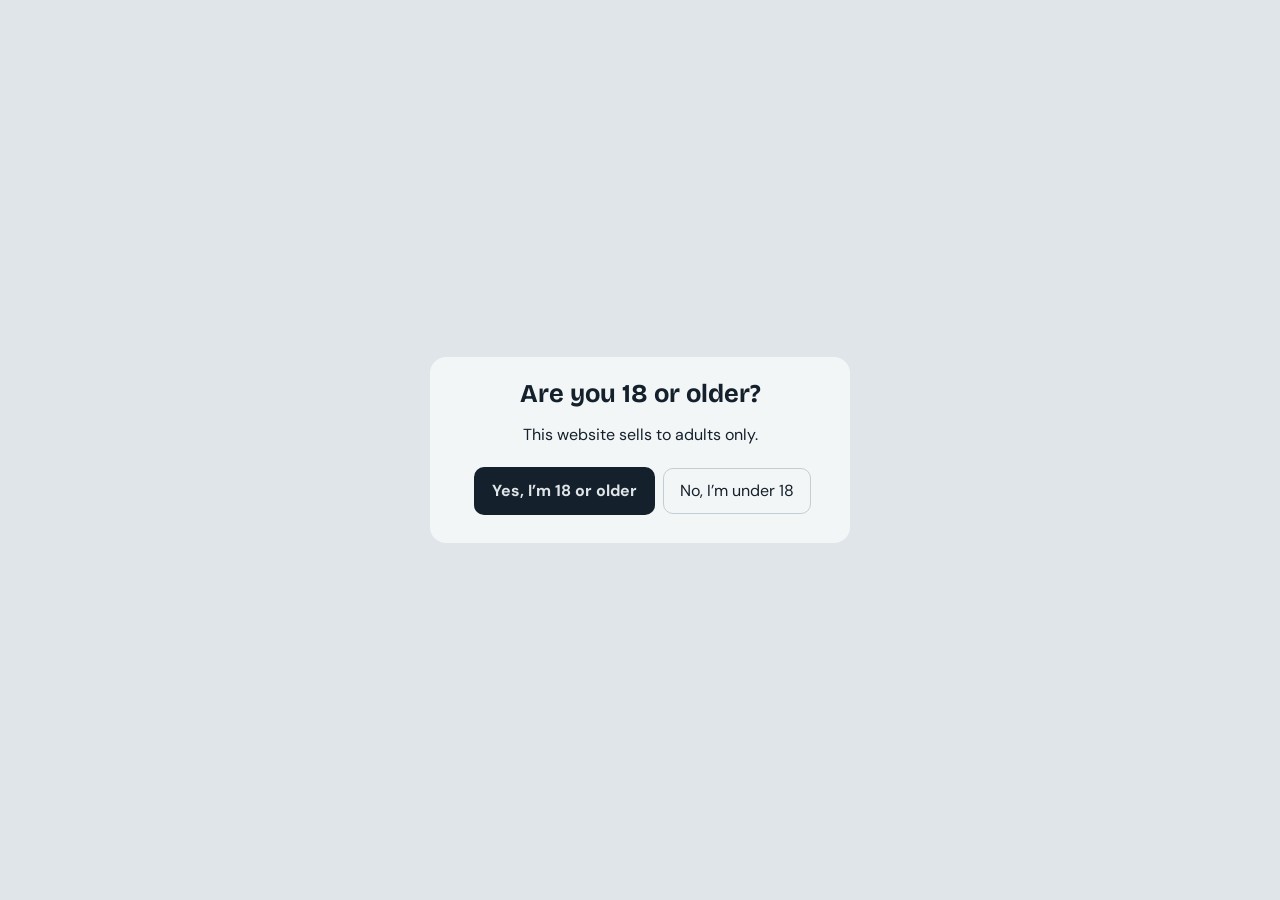
<file: index.html>
<!DOCTYPE html>
<html lang="en">
<head>
  <meta charset="utf-8">
  <meta name="viewport" content="width=device-width, initial-scale=1">
  <title>Shop</title>
  <link rel="preconnect" href="https://fonts.googleapis.com">
  <link href="https://fonts.googleapis.com/css2?family=Bricolage+Grotesque:wght@500;800&family=DM+Sans:wght@400;500;700&display=swap" rel="stylesheet">
  <link rel="stylesheet" href="css/style.css">
</head>
<body>

  <!-- AGE GATE: shown first. "No" denies entry. -->
  <div class="gate" id="gate">
    <div class="box" id="gateBox">
      <h2>Are you 18 or older?</h2>
      <p>This website sells to adults only.</p>
      <button class="btn" id="yes">Yes, I’m 18 or older</button>
      <button class="ghost" id="no">No, I’m under 18</button>
    </div>
  </div>

  <!-- THE SHOP -->
  <div id="app" hidden>
    <div class="wrap">
      <header>
        <a class="logo" href="index.html" data-shop-name>Shop</a>
        <nav>
          <a class="navlink" href="inventory.html">Inventory</a>
          <button class="cartbtn" id="cartBtn">Cart (<span id="cc">0</span>)</button>
        </nav>
      </header>

      <section class="hero">
        <h1 data-shop-name>Shop</h1>
        <p data-tagline></p>
        <div class="facts"><span class="chip">18+ only</span><span class="chip">Lipa na M-Pesa</span><span class="chip">Live stock counts</span></div>
      </section>

      <div class="filters" id="filters"></div>
      <div class="grid" id="grid"></div>

      <footer>Demo storefront. Products and prices are sample data. No real payments are made. Sale to persons under 18 is prohibited.</footer>
    </div>
  </div>

  <!-- CART -->
  <div class="scrim" id="scrim"></div>
  <aside class="drawer" id="drawer" aria-label="Cart">
    <div class="dhead"><h2>Your cart</h2><button class="ghost" id="closeCart">Close</button></div>
    <div id="items"></div>
    <label class="lbl" for="phone">M-Pesa number</label>
    <input type="tel" id="phone" placeholder="0712 345 678" inputmode="tel">
    <div class="err" id="err"></div>
    <div class="total"><span>Total</span><span id="tot">KES 0</span></div>
    <button class="pay" id="payBtn" disabled>Pay with M-Pesa</button>
  </aside>

  <!-- POPUPS -->
  <div class="modal" id="modal"><div class="box" id="box"></div></div>
  <div class="modal" id="zoom"><div class="box zoombox"><img id="zoomImg" alt=""><p id="zoomCap"></p><small>Tap anywhere to close</small></div></div>
  <div class="toast" id="toast" role="status"></div>

  <script src="js/products.js"></script>
  <script src="js/shop.js"></script>
</body>
</html>
</file>
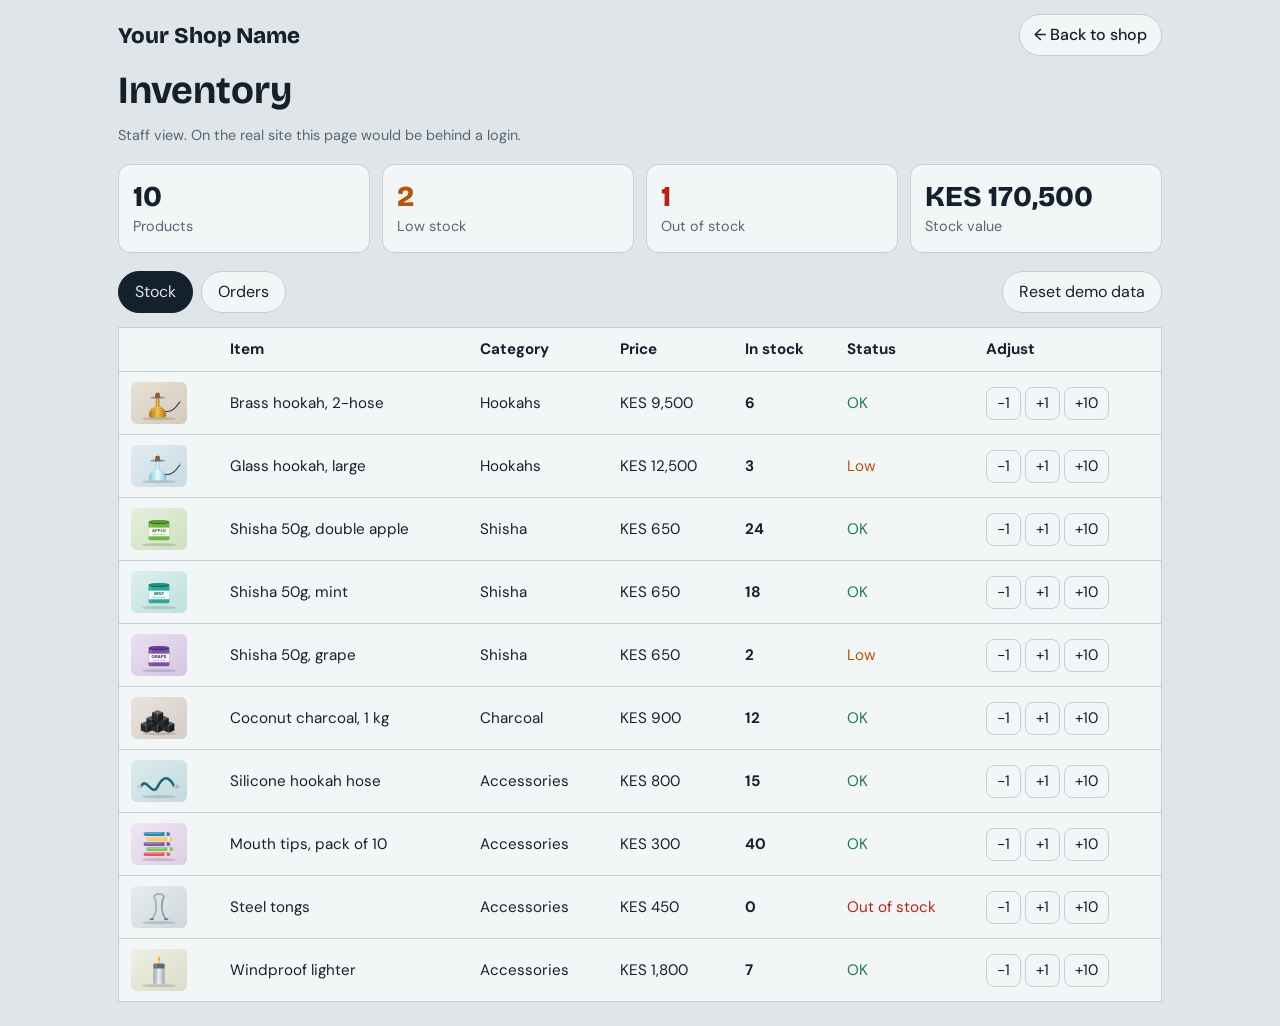
<file: inventory.html>
<!DOCTYPE html>
<html lang="en">
<head>
  <meta charset="utf-8">
  <meta name="viewport" content="width=device-width, initial-scale=1">
  <title>Inventory</title>
  <link rel="preconnect" href="https://fonts.googleapis.com">
  <link href="https://fonts.googleapis.com/css2?family=Bricolage+Grotesque:wght@500;800&family=DM+Sans:wght@400;500;700&display=swap" rel="stylesheet">
  <link rel="stylesheet" href="css/style.css">
</head>
<body>
  <div class="wrap">
    <header>
      <a class="logo" href="index.html" data-shop-name>Shop</a>
      <nav><a class="navlink" href="index.html">← Back to shop</a></nav>
    </header>

    <h1 style="font-size:2.4rem">Inventory</h1>
    <p class="note">Staff view. On the real site this page would be behind a login.</p>

    <div class="stats" id="stats"></div>

    <div class="tabs">
      <button data-tab="stock" aria-pressed="true">Stock</button>
      <button data-tab="orders" aria-pressed="false">Orders</button>
      <button class="ghost" id="reset" style="margin-left:auto">Reset demo data</button>
    </div>

    <div id="pStock" class="scroll">
      <table><thead><tr><th></th><th>Item</th><th>Category</th><th>Price</th><th>In stock</th><th>Status</th><th>Adjust</th></tr></thead><tbody id="stockBody"></tbody></table>
    </div>

    <div id="pOrders" class="scroll" hidden>
      <table><thead><tr><th>M-Pesa code</th><th>Time</th><th>Items</th><th>Customer</th><th>Total</th></tr></thead><tbody id="orderBody"></tbody></table>
    </div>
  </div>

  <script src="js/products.js"></script>
  <script src="js/inventory.js"></script>
</body>
</html>
</file>
<file: css/style.css>
/* ===== COLOURS: change these first to restyle the whole site ===== */
:root{
  --bg:#dfe5e8; --card:#f3f6f7; --ink:#14202b; --mute:#566673; --line:#c3ced4;
  --brass:#a8730d; --brass-ink:#fff; --ok:#1f7a4d; --warn:#b45309; --bad:#b42318; --mpesa:#2e9e44;
  color-scheme:light;
}
@media (prefers-color-scheme:dark){
  :root{--bg:#0f171d;--card:#18232b;--ink:#e8edf0;--mute:#93a4b0;--line:#2b3a45;--brass:#e0a93b;--brass-ink:#1a1204;--ok:#4cc38a;--warn:#f0a34a;--bad:#ff8a7a;color-scheme:dark}
}
*{box-sizing:border-box}
[hidden]{display:none!important}
body{margin:0;background:var(--bg);color:var(--ink);font:16px/1.5 "DM Sans",system-ui,sans-serif}
h1,h2,h3{font-family:"Bricolage Grotesque",Georgia,serif;margin:0;line-height:1.05}
button,input{font:inherit;color:inherit}
button{cursor:pointer}
:focus-visible{outline:3px solid var(--brass);outline-offset:2px}
.wrap{max-width:1080px;margin:0 auto;padding:0 18px}

/* header */
header{display:flex;align-items:center;justify-content:space-between;gap:10px;flex-wrap:wrap;padding:14px 0}
.logo{font:800 1.4rem "Bricolage Grotesque",Georgia,serif;color:inherit;text-decoration:none}
nav{display:flex;gap:8px;align-items:center}
.navlink{border:1px solid var(--line);border-radius:999px;padding:8px 14px;color:inherit;text-decoration:none;font-weight:500;background:var(--card)}
.cartbtn{background:var(--ink);color:var(--bg);border:0;padding:9px 16px;border-radius:999px;font-weight:700}

/* hero */
.hero{padding:34px 0 26px}
.hero h1{font-size:clamp(2.8rem,11vw,7rem);font-weight:800;letter-spacing:-.04em}
.hero p{max-width:46ch;color:var(--mute);margin:14px 0 0;font-size:1.1rem}
.facts{display:flex;gap:10px;flex-wrap:wrap;margin-top:18px}
.chip{border:1px solid var(--line);background:var(--card);border-radius:999px;padding:6px 12px;font-size:.9rem}

/* products */
.filters{display:flex;gap:8px;flex-wrap:wrap;margin:8px 0 18px}
.filters button{border:1px solid var(--line);background:var(--card);border-radius:999px;padding:7px 14px}
.filters button[aria-pressed="true"]{background:var(--ink);color:var(--bg);border-color:var(--ink)}
.grid{display:grid;grid-template-columns:repeat(auto-fill,minmax(240px,1fr));gap:16px;padding-bottom:50px}
.card{background:var(--card);border:1px solid var(--line);border-radius:14px;overflow:hidden;display:flex;flex-direction:column}
.imgbtn{display:block;width:100%;padding:0;border:0;background:none;cursor:zoom-in}
.card img{display:block;width:100%;aspect-ratio:4/3;object-fit:cover}
.cbody{padding:14px;display:flex;flex-direction:column;gap:6px;flex:1}
.cbody h3{font-size:1.15rem}
.price{font-weight:700}
.stock{font-size:.85rem;font-weight:500}
.ok{color:var(--ok)}.low{color:var(--warn)}.out{color:var(--bad)}
.add{margin-top:auto;background:var(--brass);color:var(--brass-ink);border:0;border-radius:10px;padding:10px;font-weight:700}
.add:disabled{background:var(--line);color:var(--mute);cursor:not-allowed}
footer{border-top:1px solid var(--line);padding:20px 0 40px;color:var(--mute);font-size:.88rem}

/* cart drawer */
.scrim{position:fixed;inset:0;background:rgba(5,10,14,.6);display:none;z-index:20}
.scrim.on{display:block}
.drawer{position:fixed;top:0;right:0;bottom:0;width:min(440px,100%);background:var(--bg);z-index:21;padding:18px;overflow-y:auto;transform:translateX(100%);transition:transform .25s}
.drawer.on{transform:none}
.dhead{display:flex;justify-content:space-between;align-items:center;margin-bottom:10px}
.dhead h2{font-size:1.6rem}
.crow{display:flex;gap:12px;align-items:center;padding:10px 0;border-bottom:1px solid var(--line)}
.crow img{width:64px;height:48px;object-fit:cover;border-radius:8px}
.cinfo{flex:1;display:flex;flex-direction:column}
.cinfo small{color:var(--mute)}
.qty{display:flex;gap:8px;align-items:center}
.qty button{width:30px;height:30px;border-radius:8px;border:1px solid var(--line);background:var(--card)}
.qty button:disabled{opacity:.4;cursor:not-allowed}
.empty{color:var(--mute)}
label.lbl{display:block;font-weight:700;margin-top:18px}
input[type=tel],input[type=text]{width:100%;padding:10px;border:1px solid var(--line);border-radius:10px;background:var(--card);margin-top:6px}
.err{color:var(--bad);min-height:1.4em;font-size:.9rem}
.total{display:flex;justify-content:space-between;font-weight:700;font-size:1.2rem;padding:10px 0}
.pay{width:100%;background:var(--mpesa);color:#fff;border:0;border-radius:12px;padding:14px;font-weight:700;font-size:1.05rem}
.pay:disabled{opacity:.5;cursor:not-allowed}

/* popups: M-Pesa, enlarged image, age gate */
.modal{position:fixed;inset:0;z-index:30;display:none;place-items:center;background:rgba(5,10,14,.78);padding:18px}
.modal.on{display:grid}
.box{background:var(--card);border-radius:16px;padding:24px;max-width:420px;width:100%;text-align:center}
.box h2{font-size:1.6rem;margin-bottom:8px}
.stk{border:2px solid var(--mpesa);border-radius:14px;padding:14px;margin:14px 0;text-align:left;background:var(--bg)}
.btn{background:var(--ink);color:var(--bg);border:0;border-radius:10px;padding:12px 18px;font-weight:700;margin:4px}
.ghost{background:none;border:1px solid var(--line);border-radius:10px;padding:10px 16px}
.zoombox{max-width:760px;padding:12px}
.zoombox img{width:100%;border-radius:10px;display:block}
.zoombox p{margin:10px 0 2px;font-weight:700}
.gate{position:fixed;inset:0;z-index:50;display:grid;place-items:center;background:var(--bg);padding:18px}
.toast{position:fixed;left:50%;bottom:24px;transform:translateX(-50%) translateY(20px);background:var(--ink);color:var(--bg);padding:10px 18px;border-radius:999px;opacity:0;transition:.2s;z-index:40;pointer-events:none}
.toast.on{opacity:1;transform:translateX(-50%)}

/* inventory page */
.stats{display:grid;grid-template-columns:repeat(auto-fit,minmax(150px,1fr));gap:12px;margin:18px 0}
.stat{background:var(--card);border:1px solid var(--line);border-radius:12px;padding:14px}
.stat b{display:block;font:800 1.8rem "Bricolage Grotesque",Georgia,serif}
.stat span{color:var(--mute);font-size:.9rem}
.tabs{display:flex;gap:8px;margin:10px 0 14px}
.tabs button{border:1px solid var(--line);background:var(--card);border-radius:999px;padding:8px 16px}
.tabs button[aria-pressed="true"]{background:var(--ink);color:var(--bg);border-color:var(--ink)}
.scroll{overflow-x:auto;margin-bottom:24px}
table{width:100%;border-collapse:collapse;background:var(--card);border:1px solid var(--line)}
th,td{text-align:left;padding:10px 12px;border-bottom:1px solid var(--line);font-size:.95rem;white-space:nowrap}
td img{width:56px;height:42px;object-fit:cover;border-radius:6px;display:block}
.mini{border:1px solid var(--line);background:none;border-radius:8px;padding:4px 10px;margin-right:4px}
.note{color:var(--mute);font-size:.9rem}
</file>
